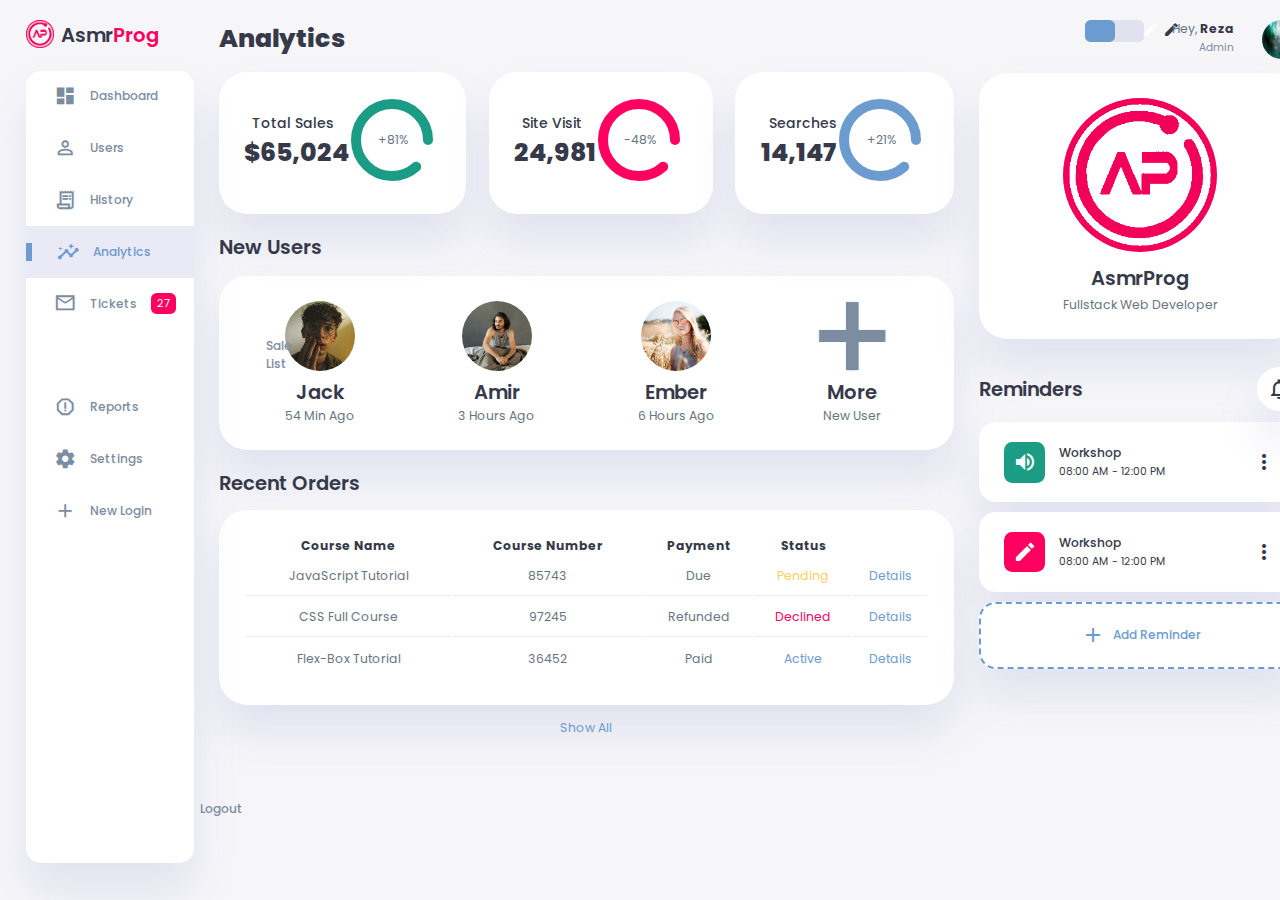
<file: Admin Dashboard #01/index.html>
<!DOCTYPE html>
<html lang="en">

<head>
    <meta charset="UTF-8">
    <meta name="viewport" content="width=device-width, initial-scale=1.0">
    <link href="https://fonts.googleapis.com/icon?family=Material+Icons+Sharp" rel="stylesheet">
    <link rel="stylesheet" href="style.css">
    <title>Responsive Dashboard Design #1 | AsmrProg</title>
</head>

<body>

    <div class="container">
        <!-- Sidebar Section -->
        <aside>
            <div class="toggle">
                <div class="logo">
                    <img src="images/logo.png">
                    <h2>Asmr<span class="danger">Prog</span></h2>
                </div>
                <div class="close" id="close-btn">
                    <span class="material-icons-sharp">
                        close
                    </span>
                </div>
            </div>

            <div class="sidebar">
                <a href="#">
                    <span class="material-icons-sharp">
                        dashboard
                    </span>
                    <h3>Dashboard</h3>
                </a>
                <a href="#">
                    <span class="material-icons-sharp">
                        person_outline
                    </span>
                    <h3>Users</h3>
                </a>
                <a href="#">
                    <span class="material-icons-sharp">
                        receipt_long
                    </span>
                    <h3>History</h3>
                </a>
                <a href="#" class="active">
                    <span class="material-icons-sharp">
                        insights
                    </span>
                    <h3>Analytics</h3>
                </a>
                <a href="#">
                    <span class="material-icons-sharp">
                        mail_outline
                    </span>
                    <h3>Tickets</h3>
                    <span class="message-count">27</span>
                </a>
                <a href="#">
                    <span class="material-icons-sharp">
                        inventory
                    </span>
                    <h3>Sale List</h3>
                </a>
                <a href="#">
                    <span class="material-icons-sharp">
                        report_gmailerrorred
                    </span>
                    <h3>Reports</h3>
                </a>
                <a href="#">
                    <span class="material-icons-sharp">
                        settings
                    </span>
                    <h3>Settings</h3>
                </a>
                <a href="#">
                    <span class="material-icons-sharp">
                        add
                    </span>
                    <h3>New Login</h3>
                </a>
                <a href="#">
                    <span class="material-icons-sharp">
                        logout
                    </span>
                    <h3>Logout</h3>
                </a>
            </div>
        </aside>
        <!-- End of Sidebar Section -->

        <!-- Main Content -->
        <main>
            <h1>Analytics</h1>
            <!-- Analyses -->
            <div class="analyse">
                <div class="sales">
                    <div class="status">
                        <div class="info">
                            <h3>Total Sales</h3>
                            <h1>$65,024</h1>
                        </div>
                        <div class="progresss">
                            <svg>
                                <circle cx="38" cy="38" r="36"></circle>
                            </svg>
                            <div class="percentage">
                                <p>+81%</p>
                            </div>
                        </div>
                    </div>
                </div>
                <div class="visits">
                    <div class="status">
                        <div class="info">
                            <h3>Site Visit</h3>
                            <h1>24,981</h1>
                        </div>
                        <div class="progresss">
                            <svg>
                                <circle cx="38" cy="38" r="36"></circle>
                            </svg>
                            <div class="percentage">
                                <p>-48%</p>
                            </div>
                        </div>
                    </div>
                </div>
                <div class="searches">
                    <div class="status">
                        <div class="info">
                            <h3>Searches</h3>
                            <h1>14,147</h1>
                        </div>
                        <div class="progresss">
                            <svg>
                                <circle cx="38" cy="38" r="36"></circle>
                            </svg>
                            <div class="percentage">
                                <p>+21%</p>
                            </div>
                        </div>
                    </div>
                </div>
            </div>
            <!-- End of Analyses -->

            <!-- New Users Section -->
            <div class="new-users">
                <h2>New Users</h2>
                <div class="user-list">
                    <div class="user">
                        <img src="images/profile-2.jpg">
                        <h2>Jack</h2>
                        <p>54 Min Ago</p>
                    </div>
                    <div class="user">
                        <img src="images/profile-3.jpg">
                        <h2>Amir</h2>
                        <p>3 Hours Ago</p>
                    </div>
                    <div class="user">
                        <img src="images/profile-4.jpg">
                        <h2>Ember</h2>
                        <p>6 Hours Ago</p>
                    </div>
                    <div class="user">
                        <img src="images/plus.png">
                        <h2>More</h2>
                        <p>New User</p>
                    </div>
                </div>
            </div>
            <!-- End of New Users Section -->

            <!-- Recent Orders Table -->
            <div class="recent-orders">
                <h2>Recent Orders</h2>
                <table>
                    <thead>
                        <tr>
                            <th>Course Name</th>
                            <th>Course Number</th>
                            <th>Payment</th>
                            <th>Status</th>
                            <th></th>
                        </tr>
                    </thead>
                    <tbody></tbody>
                </table>
                <a href="#">Show All</a>
            </div>
            <!-- End of Recent Orders -->

        </main>
        <!-- End of Main Content -->

        <!-- Right Section -->
        <div class="right-section">
            <div class="nav">
                <button id="menu-btn">
                    <span class="material-icons-sharp">
                        menu
                    </span>
                </button>
                <div class="dark-mode">
                    <span class="material-icons-sharp active">
                        light_mode
                    </span>
                    <span class="material-icons-sharp">
                        dark_mode
                    </span>
                </div>

                <div class="profile">
                    <div class="info">
                        <p>Hey, <b>Reza</b></p>
                        <small class="text-muted">Admin</small>
                    </div>
                    <div class="profile-photo">
                        <img src="images/profile-1.jpg">
                    </div>
                </div>

            </div>
            <!-- End of Nav -->

            <div class="user-profile">
                <div class="logo">
                    <img src="images/logo.png">
                    <h2>AsmrProg</h2>
                    <p>Fullstack Web Developer</p>
                </div>
            </div>

            <div class="reminders">
                <div class="header">
                    <h2>Reminders</h2>
                    <span class="material-icons-sharp">
                        notifications_none
                    </span>
                </div>

                <div class="notification">
                    <div class="icon">
                        <span class="material-icons-sharp">
                            volume_up
                        </span>
                    </div>
                    <div class="content">
                        <div class="info">
                            <h3>Workshop</h3>
                            <small class="text_muted">
                                08:00 AM - 12:00 PM
                            </small>
                        </div>
                        <span class="material-icons-sharp">
                            more_vert
                        </span>
                    </div>
                </div>

                <div class="notification deactive">
                    <div class="icon">
                        <span class="material-icons-sharp">
                            edit
                        </span>
                    </div>
                    <div class="content">
                        <div class="info">
                            <h3>Workshop</h3>
                            <small class="text_muted">
                                08:00 AM - 12:00 PM
                            </small>
                        </div>
                        <span class="material-icons-sharp">
                            more_vert
                        </span>
                    </div>
                </div>

                <div class="notification add-reminder">
                    <div>
                        <span class="material-icons-sharp">
                            add
                        </span>
                        <h3>Add Reminder</h3>
                    </div>
                </div>

            </div>

        </div>


    </div>

    <script src="orders.js"></script>
    <script src="index.js"></script>
</body>

</html>
</file>
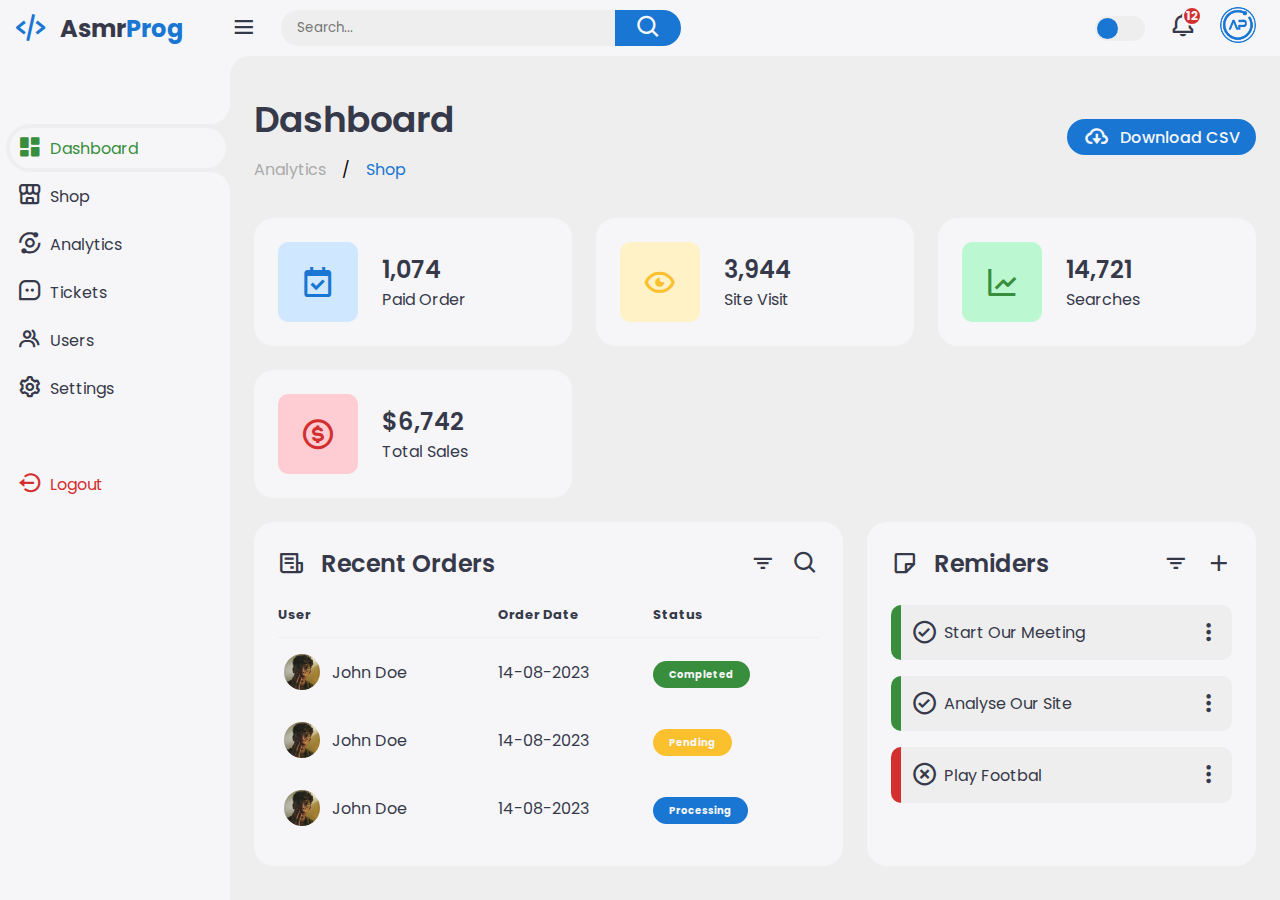
<file: Admin Dashboard #02/index.html>
<!DOCTYPE html>
<html lang="en">

<head>
    <meta charset="UTF-8">
    <meta name="viewport" content="width=device-width, initial-scale=1.0">
    <link href='https://unpkg.com/boxicons@2.1.4/css/boxicons.min.css' rel='stylesheet'>
    <link rel="stylesheet" href="style.css">
    <title>Responsive Dashboard Design #2 | AsmrProg</title>
</head>

<body>

    <!-- Sidebar -->
    <div class="sidebar">
        <a href="#" class="logo">
            <i class='bx bx-code-alt'></i>
            <div class="logo-name"><span>Asmr</span>Prog</div>
        </a>
        <ul class="side-menu">
            <li class="active"><a href="#"><i class='bx bxs-dashboard'></i>Dashboard</a></li>
            <li><a href="#"><i class='bx bx-store-alt'></i>Shop</a></li>
            <li ><a href="#"><i class='bx bx-analyse'></i>Analytics</a></li>
            <li><a href="#"><i class='bx bx-message-square-dots'></i>Tickets</a></li>
            <li><a href="#"><i class='bx bx-group'></i>Users</a></li>
            <li><a href="#"><i class='bx bx-cog'></i>Settings</a></li>
        </ul>
        <ul class="side-menu">
            <li>
                <a href="#" class="logout">
                    <i class='bx bx-log-out-circle'></i>
                    Logout
                </a>
            </li>
        </ul>
    </div>
    <!-- End of Sidebar -->

    <!-- Main Content -->
    <div class="content">
        <!-- Navbar -->
        <nav>
            <i class='bx bx-menu'></i>
            <form action="#">
                <div class="form-input">
                    <input type="search" placeholder="Search...">
                    <button class="search-btn" type="submit"><i class='bx bx-search'></i></button>
                </div>
            </form>
            <input type="checkbox" id="theme-toggle" hidden>
            <label for="theme-toggle" class="theme-toggle"></label>
            <a href="#" class="notif">
                <i class='bx bx-bell'></i>
                <span class="count">12</span>
            </a>
            <a href="#" class="profile">
                <img src="images/logo.png">
            </a>
        </nav>

        <!-- End of Navbar -->

        <main>
            <div class="header">
                <div class="left">
                    <h1>Dashboard</h1>
                    <ul class="breadcrumb">
                        <li><a href="#">
                                Analytics
                            </a></li>
                        /
                        <li><a href="#" class="active">Shop</a></li>
                    </ul>
                </div>
                <a href="#" class="report">
                    <i class='bx bx-cloud-download'></i>
                    <span>Download CSV</span>
                </a>
            </div>

            <!-- Insights -->
            <ul class="insights">
                <li>
                    <i class='bx bx-calendar-check'></i>
                    <span class="info">
                        <h3>
                            1,074
                        </h3>
                        <p>Paid Order</p>
                    </span>
                </li>
                <li><i class='bx bx-show-alt'></i>
                    <span class="info">
                        <h3>
                            3,944
                        </h3>
                        <p>Site Visit</p>
                    </span>
                </li>
                <li><i class='bx bx-line-chart'></i>
                    <span class="info">
                        <h3>
                            14,721
                        </h3>
                        <p>Searches</p>
                    </span>
                </li>
                <li><i class='bx bx-dollar-circle'></i>
                    <span class="info">
                        <h3>
                            $6,742
                        </h3>
                        <p>Total Sales</p>
                    </span>
                </li>
            </ul>
            <!-- End of Insights -->

            <div class="bottom-data">
                <div class="orders">
                    <div class="header">
                        <i class='bx bx-receipt'></i>
                        <h3>Recent Orders</h3>
                        <i class='bx bx-filter'></i>
                        <i class='bx bx-search'></i>
                    </div>
                    <table>
                        <thead>
                            <tr>
                                <th>User</th>
                                <th>Order Date</th>
                                <th>Status</th>
                            </tr>
                        </thead>
                        <tbody>
                            <tr>
                                <td>
                                    <img src="images/profile-1.jpg">
                                    <p>John Doe</p>
                                </td>
                                <td>14-08-2023</td>
                                <td><span class="status completed">Completed</span></td>
                            </tr>
                            <tr>
                                <td>
                                    <img src="images/profile-1.jpg">
                                    <p>John Doe</p>
                                </td>
                                <td>14-08-2023</td>
                                <td><span class="status pending">Pending</span></td>
                            </tr>
                            <tr>
                                <td>
                                    <img src="images/profile-1.jpg">
                                    <p>John Doe</p>
                                </td>
                                <td>14-08-2023</td>
                                <td><span class="status process">Processing</span></td>
                            </tr>
                        </tbody>
                    </table>
                </div>

                <!-- Reminders -->
                <div class="reminders">
                    <div class="header">
                        <i class='bx bx-note'></i>
                        <h3>Remiders</h3>
                        <i class='bx bx-filter'></i>
                        <i class='bx bx-plus'></i>
                    </div>
                    <ul class="task-list">
                        <li class="completed">
                            <div class="task-title">
                                <i class='bx bx-check-circle'></i>
                                <p>Start Our Meeting</p>
                            </div>
                            <i class='bx bx-dots-vertical-rounded'></i>
                        </li>
                        <li class="completed">
                            <div class="task-title">
                                <i class='bx bx-check-circle'></i>
                                <p>Analyse Our Site</p>
                            </div>
                            <i class='bx bx-dots-vertical-rounded'></i>
                        </li>
                        <li class="not-completed">
                            <div class="task-title">
                                <i class='bx bx-x-circle'></i>
                                <p>Play Footbal</p>
                            </div>
                            <i class='bx bx-dots-vertical-rounded'></i>
                        </li>
                    </ul>
                </div>

                <!-- End of Reminders-->

            </div>

        </main>

    </div>

    <script src="index.js"></script>
</body>

</html>
</file>
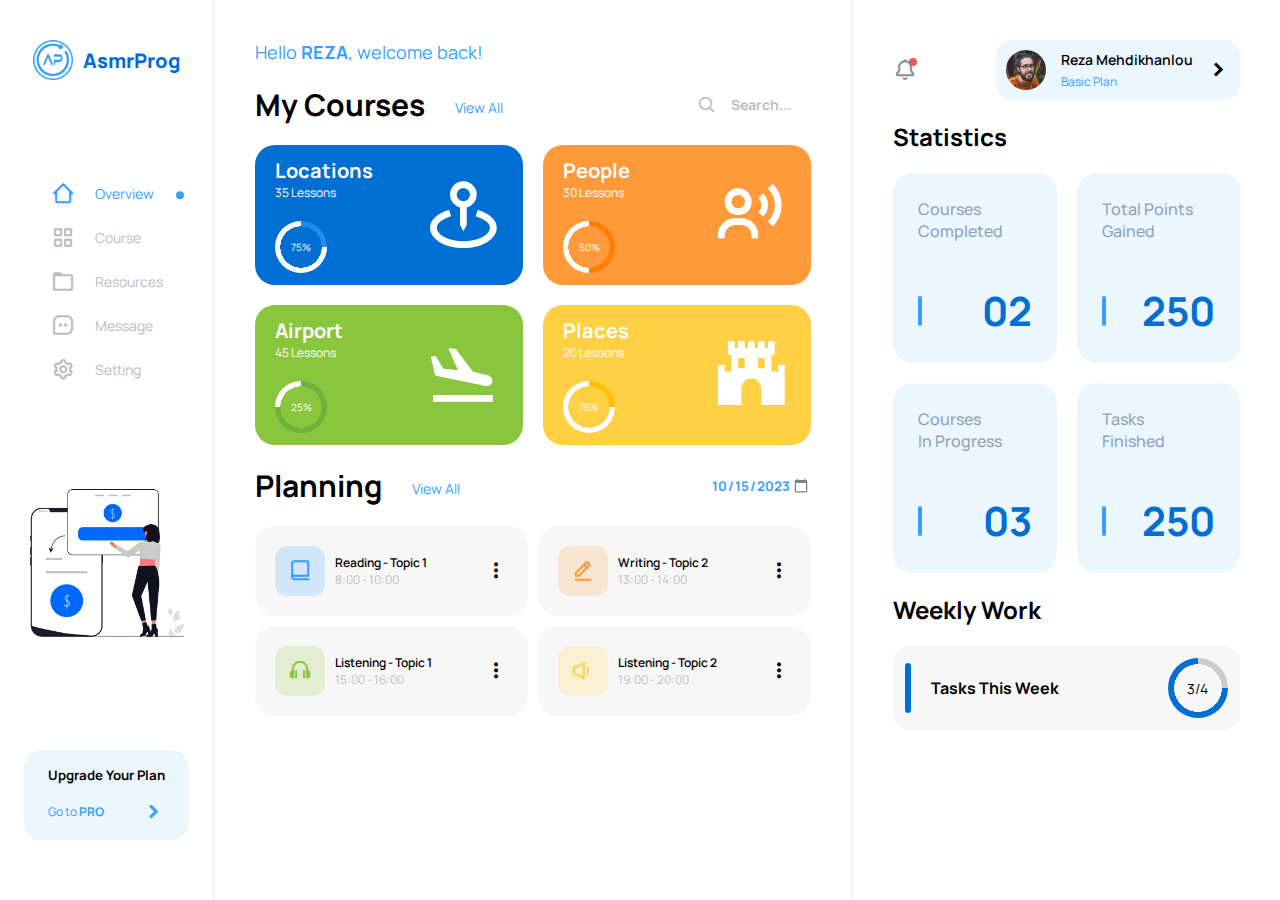
<file: Dashboard Design #01/index.html>
<!DOCTYPE html>
<html lang="en">

<head>
    <meta charset="UTF-8">
    <meta name="viewport" content="width=device-width, initial-scale=1.0">
    <link href='https://unpkg.com/boxicons@2.1.4/css/boxicons.min.css' rel='stylesheet'>
    <link rel="stylesheet" href="style.css">
    <title>Responsive Dashboard Design #01 | AsmrProg</title>
</head>

<body>

    <div class="container">

        <aside class="left-section">
            <div class="logo">
                <button class="menu-btn" id="menu-close">
                    <i class='bx bx-log-out-circle'></i>
                </button>
                <img src="assets/logo.png">
                <a href="#">AsmrProg</a>
            </div>

            <div class="sidebar">
                <div class="item" id="active">
                    <i class='bx bx-home-alt-2'></i>
                    <a href="#">Overview</a>
                </div>
                <div class="item">
                    <i class='bx bx-grid-alt'></i>
                    <a href="#">Course</a>
                </div>
                <div class="item">
                    <i class='bx bx-folder'></i>
                    <a href="#">Resources</a>
                </div>
                <div class="item">
                    <i class='bx bx-message-square-dots'></i>
                    <a href="#">Message</a>
                </div>
                <div class="item">
                    <i class='bx bx-cog'></i>
                    <a href="#">Setting</a>
                </div>
            </div>

            <div class="pic">
                <img src="assets/pro.png">
            </div>

            <div class="upgrade">
                <h5>Upgrade Your Plan</h5>
                <div class="link">
                    <a href="#">Go to <b>PRO</b></a>
                    <i class='bx bxs-chevron-right'></i>
                </div>
            </div>

        </aside>

        <main>
            <header>
                <button class="menu-btn" id="menu-open">
                    <i class='bx bx-menu'></i>
                </button>
                <h5>Hello <b>REZA</b>, welcome back!</h5>
            </header>

            <div class="separator">
                <div class="info">
                    <h3>My Courses</h3>
                    <a href="#">View All</a>
                </div>
                <div class="search">
                    <i class='bx bx-search'></i>
                    <input type="text" placeholder="Search...">
                </div>
            </div>

            <div class="analytics">
                <div class="item">
                    <div class="progress">
                        <div class="info">
                            <h5>Locations</h5>
                            <p>35 Lessons</p>
                        </div>
                        <div class="progress-bar" role="progressbar" aria-valuenow="75" aria-valuemin="0"
                            aria-valuemax="100"></div>
                    </div>
                    <i class='bx bx-map-pin'></i>
                </div>
                <div class="item">
                    <div class="progress">
                        <div class="info">
                            <h5>People</h5>
                            <p>30 Lessons</p>
                        </div>
                        <div class="progress-bar" role="progressbar" aria-valuenow="75" aria-valuemin="0"
                            aria-valuemax="100"></div>
                    </div>
                    <i class='bx bx-user-voice'></i>
                </div>
                <div class="item">
                    <div class="progress">
                        <div class="info">
                            <h5>Airport</h5>
                            <p>45 Lessons</p>
                        </div>
                        <div class="progress-bar" role="progressbar" aria-valuenow="75" aria-valuemin="0"
                            aria-valuemax="100"></div>
                    </div>
                    <i class='bx bxs-plane-land'></i>
                </div>
                <div class="item">
                    <div class="progress">
                        <div class="info">
                            <h5>Places</h5>
                            <p>20 Lessons</p>
                        </div>
                        <div class="progress-bar" role="progressbar" aria-valuenow="75" aria-valuemin="0"
                            aria-valuemax="100"></div>
                    </div>
                    <i class='bx bxs-castle'></i>
                </div>
            </div>

            <div class="separator">
                <div class="info">
                    <h3>Planning</h3>
                    <a href="#">View All</a>
                </div>
                <input type="date" value="2023-10-15">
            </div>

            <div class="planning">
                <div class="item">
                    <div class="left">
                        <div class="icon">
                            <i class='bx bx-book-alt'></i>
                        </div>
                        <div class="details">
                            <h5>Reading - Topic 1</h5>
                            <p>8:00 - 10:00</p>
                        </div>
                    </div>
                    <i class='bx bx-dots-vertical-rounded'></i>
                </div>
                <div class="item">
                    <div class="left">
                        <div class="icon">
                            <i class='bx bx-edit-alt'></i>
                        </div>
                        <div class="details">
                            <h5>Writing - Topic 2</h5>
                            <p>13:00 - 14:00</p>
                        </div>
                    </div>
                    <i class='bx bx-dots-vertical-rounded'></i>
                </div>
                <div class="item">
                    <div class="left">
                        <div class="icon">
                            <i class='bx bx-headphone'></i>
                        </div>
                        <div class="details">
                            <h5>Listening - Topic 1</h5>
                            <p>15:00 - 16:00</p>
                        </div>
                    </div>
                    <i class='bx bx-dots-vertical-rounded'></i>
                </div>
                <div class="item">
                    <div class="left">
                        <div class="icon">
                            <i class='bx bx-volume-low'></i>
                        </div>
                        <div class="details">
                            <h5>Listening - Topic 2</h5>
                            <p>19:00 - 20:00</p>
                        </div>
                    </div>
                    <i class='bx bx-dots-vertical-rounded'></i>
                </div>
            </div>
        </main>

        <aside class="right-section">
            <div class="top">
                <i class='bx bx-bell'></i>
                <div class="profile">
                    <div class="left">
                        <img src="assets/profile.jpg">
                        <div class="user">
                            <h5>Reza Mehdikhanlou</h5>
                            <a href="#">Basic Plan</a>
                        </div>
                    </div>
                    <i class='bx bxs-chevron-right'></i>
                </div>
            </div>

            <div class="separator" id="first">
                <h4>Statistics</h4>
            </div>

            <div class="stats">
                <div class="item">
                    <div class="top">
                        <p>Courses</p>
                        <p>Completed</p>
                    </div>
                    <div class="bottom">
                        <div class="line"></div>
                        <h3>02</h3>
                    </div>
                </div>
                <div class="item">
                    <div class="top">
                        <p>Total Points</p>
                        <p>Gained</p>
                    </div>
                    <div class="bottom">
                        <div class="line"></div>
                        <h3>250</h3>
                    </div>
                </div>
                <div class="item">
                    <div class="top">
                        <p>Courses</p>
                        <p>In Progress</p>
                    </div>
                    <div class="bottom">
                        <div class="line"></div>
                        <h3>03</h3>
                    </div>
                </div>
                <div class="item">
                    <div class="top">
                        <p>Tasks</p>
                        <p>Finished</p>
                    </div>
                    <div class="bottom">
                        <div class="line"></div>
                        <h3>250</h3>
                    </div>
                </div>
            </div>

            <div class="separator">
                <h4>Weekly Work</h4>
            </div>

            <div class="weekly">
                <div class="title">
                    <div class="line"></div>
                    <h5>Tasks This Week</h5>
                </div>
                <div class="progress-bar" role="progressbar" aria-valuenow="75" aria-valuemin="0" aria-valuemax="100">
                </div>
            </div>

        </aside>

    </div>

    <script src="script.js"></script>
</body>

</html>
</file>
<file: Admin Dashboard #01/style.css>
@import url('https://fonts.googleapis.com/css2?family=Poppins:wght@300;400;500;600;700;800&display=swap');

:root{
    --color-primary: #6C9BCF;
    --color-danger: #FF0060;
    --color-success: #1B9C85;
    --color-warning: #F7D060;
    --color-white: #fff;
    --color-info-dark: #7d8da1;
    --color-dark: #363949;
    --color-light: rgba(132, 139, 200, 0.18);
    --color-dark-variant: #677483;
    --color-background: #f6f6f9;

    --card-border-radius: 2rem;
    --border-radius-1: 0.4rem;
    --border-radius-2: 1.2rem;

    --card-padding: 1.8rem;
    --padding-1: 1.2rem;

    --box-shadow: 0 2rem 3rem var(--color-light);
}

.dark-mode-variables{
    --color-background: #181a1e;
    --color-white: #202528;
    --color-dark: #edeffd;
    --color-dark-variant: #a3bdcc;
    --color-light: rgba(0, 0, 0, 0.4);
    --box-shadow: 0 2rem 3rem var(--color-light);
}

*{
    margin: 0;
    padding: 0;
    outline: 0;
    appearance: 0;
    border: 0;
    text-decoration: none;
    box-sizing: border-box;
}

html{
    font-size: 14px;
}

body{
    width: 100vw;
    height: 100vh;
    font-family: 'Poppins', sans-serif;
    font-size: 0.88rem;
    user-select: none;
    overflow-x: hidden;
    color: var(--color-dark);
    background-color: var(--color-background);
}

a{
    color: var(--color-dark);
}

img{
    display: block;
    width: 100%;
    object-fit: cover;
}

h1{
    font-weight: 800;
    font-size: 1.8rem;
}

h2{
    font-weight: 600;
    font-size: 1.4rem;
}

h3{
    font-weight: 500;
    font-size: 0.87rem;
}

small{
    font-size: 0.76rem;
}

p{
    color: var(--color-dark-variant);
}

b{
    color: var(--color-dark);
}

.text-muted{
    color: var(--color-info-dark);
}

.primary{
    color: var(--color-primary);
}

.danger{
    color: var(--color-danger);
}

.success{
    color: var(--color-success);
}

.warning{
    color: var(--color-warning);
}

.container{
    display: grid;
    width: 96%;
    margin: 0 auto;
    gap: 1.8rem;
    grid-template-columns: 12rem auto 23rem;
}

aside{
    height: 100vh;
}

aside .toggle{
    display: flex;
    align-items: center;
    justify-content: space-between;
    margin-top: 1.4rem;
}

aside .toggle .logo{
    display: flex;
    gap: 0.5rem;
}

aside .toggle .logo img{
    width: 2rem;
    height: 2rem;
}

aside .toggle .close{
    padding-right: 1rem;
    display: none;
}

aside .sidebar{
    display: flex;
    flex-direction: column;
    background-color: var(--color-white);
    box-shadow: var(--box-shadow);
    border-radius: 15px;
    height: 88vh;
    position: relative;
    top: 1.5rem;
    transition: all 0.3s ease;
}

aside .sidebar:hover{
    box-shadow: none;
}

aside .sidebar a{
    display: flex;
    align-items: center;
    color: var(--color-info-dark);
    height: 3.7rem;
    gap: 1rem;
    position: relative;
    margin-left: 2rem;
    transition: all 0.3s ease;
}

aside .sidebar a span{
    font-size: 1.6rem;
    transition: all 0.3s ease;
}

aside .sidebar a:last-child{
    position: absolute;
    bottom: 2rem;
    width: 100%;
}

aside .sidebar a.active{
    width: 100%;
    color: var(--color-primary);
    background-color: var(--color-light);
    margin-left: 0;
}

aside .sidebar a.active::before{
    content: '';
    width: 6px;
    height: 18px;
    background-color: var(--color-primary);
}

aside .sidebar a.active span{
    color: var(--color-primary);
    margin-left: calc(1rem - 3px);
}

aside .sidebar a:hover{
    color: var(--color-primary);
}

aside .sidebar a:hover span{
    margin-left: 0.6rem;
}

aside .sidebar .message-count{
    background-color: var(--color-danger);
    padding: 2px 6px;
    color: var(--color-white);
    font-size: 11px;
    border-radius: var(--border-radius-1);
}

main{
    margin-top: 1.4rem;
}

main .analyse{
    display: grid;
    grid-template-columns: repeat(3, 1fr);
    gap: 1.6rem;
}

main .analyse > div{
    background-color: var(--color-white);
    padding: var(--card-padding);
    border-radius: var(--card-border-radius);
    margin-top: 1rem;
    box-shadow: var(--box-shadow);
    cursor: pointer;
    transition: all 0.3s ease;
}

main .analyse > div:hover{
    box-shadow: none;
}

main .analyse > div .status{
    display: flex;
    align-items: center;
    justify-content: space-between;
}

main .analyse h3{
    margin-left: 0.6rem;
    font-size: 1rem;
}

main .analyse .progresss{
    position: relative;
    width: 92px;
    height: 92px;
    border-radius: 50%;
}

main .analyse svg{
    width: 7rem;
    height: 7rem;
}

main .analyse svg circle{
    fill: none;
    stroke-width: 10;
    stroke-linecap: round;
    transform: translate(5px, 5px);
}

main .analyse .sales svg circle{
    stroke: var(--color-success);
    stroke-dashoffset: -30;
    stroke-dasharray: 200;
}

main .analyse .visits svg circle{
    stroke: var(--color-danger);
    stroke-dashoffset: -30;
    stroke-dasharray: 200;
}

main .analyse .searches svg circle{
    stroke: var(--color-primary);
    stroke-dashoffset: -30;
    stroke-dasharray: 200;
}

main .analyse .progresss .percentage{
    position: absolute;
    top: -3px;
    left: -1px;
    display: flex;
    align-items: center;
    justify-content: center;
    height: 100%;
    width: 100%;
}

main .new-users{
    margin-top: 1.3rem;
}

main .new-users .user-list{
    background-color: var(--color-white);
    padding: var(--card-padding);
    border-radius: var(--card-border-radius);
    margin-top: 1rem;
    box-shadow: var(--box-shadow);
    display: flex;
    justify-content: space-around;
    flex-wrap: wrap;
    gap: 1.4rem;
    cursor: pointer;
    transition: all 0.3s ease;
}

main .new-users .user-list:hover{
    box-shadow: none;
}

main .new-users .user-list .user{
    display: flex;
    flex-direction: column;
    align-items: center;
    justify-content: center;
}

main .new-users .user-list .user img{
    width: 5rem;
    height: 5rem;
    margin-bottom: 0.4rem;
    border-radius: 50%;
}

main .recent-orders{
    margin-top: 1.3rem;
}

main .recent-orders h2{
    margin-bottom: 0.8rem;
}

main .recent-orders table{
    background-color: var(--color-white);
    width: 100%;
    padding: var(--card-padding);
    text-align: center;
    box-shadow: var(--box-shadow);
    border-radius: var(--card-border-radius);
    transition: all 0.3s ease;
}

main .recent-orders table:hover{
    box-shadow: none;
}

main table tbody td{
    height: 2.8rem;
    border-bottom: 1px solid var(--color-light);
    color: var(--color-dark-variant);
}

main table tbody tr:last-child td{
    border: none;
}

main .recent-orders a{
    text-align: center;
    display: block;
    margin: 1rem auto;
    color: var(--color-primary);
}

.right-section{
    margin-top: 1.4rem;
}

.right-section .nav{
    display: flex;
    justify-content: end;
    gap: 2rem;
}

.right-section .nav button{
    display: none;
}

.right-section .dark-mode{
    background-color: var(--color-light);
    display: flex;
    justify-content: space-between;
    align-items: center;
    height: 1.6rem;
    width: 4.2rem;
    cursor: pointer;
    border-radius: var(--border-radius-1);
}

.right-section .dark-mode span{
    font-size: 1.2rem;
    width: 50%;
    height: 100%;
    display: flex;
    align-items: center;
    justify-content: center;
}

.right-section .dark-mode span.active{
    background-color: var(--color-primary);
    color: white;
    border-radius: var(--border-radius-1);
}

.right-section .nav .profile{
    display: flex;
    gap: 2rem;
    text-align: right;
}

.right-section .nav .profile .profile-photo{
    width: 2.8rem;
    height: 2.8rem;
    border-radius: 50%;
    overflow: hidden;
}

.right-section .user-profile{
    display: flex;
    justify-content: center;
    text-align: center;
    margin-top: 1rem;
    background-color: var(--color-white);
    padding: var(--card-padding);
    border-radius: var(--card-border-radius);
    box-shadow: var(--box-shadow);
    cursor: pointer;
    transition: all 0.3s ease;
}

.right-section .user-profile:hover{
    box-shadow: none;
}

.right-section .user-profile img{
    width: 11rem;
    height: auto;
    margin-bottom: 0.8rem;
    border-radius: 50%;
}

.right-section .user-profile h2{
    margin-bottom: 0.2rem;
}

.right-section .reminders{
    margin-top: 2rem;
}

.right-section .reminders .header{
    display: flex;
    align-items: center;
    justify-content: space-between;
    margin-bottom: 0.8rem;
}

.right-section .reminders .header span{
    padding: 10px;
    box-shadow: var(--box-shadow);
    background-color: var(--color-white);
    border-radius: 50%;
}

.right-section .reminders .notification{
    background-color: var(--color-white);
    display: flex;
    align-items: center;
    gap: 1rem;
    margin-bottom: 0.7rem;
    padding: 1.4rem var(--card-padding);
    border-radius: var(--border-radius-2);
    box-shadow: var(--box-shadow);
    cursor: pointer;
    transition: all 0.3s ease;
}

.right-section .reminders .notification:hover{
    box-shadow: none;
}

.right-section .reminders .notification .content{
    display: flex;
    justify-content: space-between;
    align-items: center;
    margin: 0;
    width: 100%;
}

.right-section .reminders .notification .icon{
    padding: 0.6rem;
    color: var(--color-white);
    background-color: var(--color-success);
    border-radius: 20%;
    display: flex;
}

.right-section .reminders .notification.deactive .icon{
    background-color: var(--color-danger);
}

.right-section .reminders .add-reminder{
    background-color: var(--color-white);
    border: 2px dashed var(--color-primary);
    color: var(--color-primary);
    display: flex;
    align-items: center;
    justify-content: center;
    cursor: pointer;
}

.right-section .reminders .add-reminder:hover{
    background-color: var(--color-primary);
    color: white;
}

.right-section .reminders .add-reminder div{
    display: flex;
    align-items: center;
    gap: 0.6rem;
}

@media screen and (max-width: 1200px) {
    .container{
        width: 95%;
        grid-template-columns: 7rem auto 23rem;
    }

    aside .logo h2{
        display: none;
    }

    aside .sidebar h3{
        display: none;
    }

    aside .sidebar a{
        width: 5.6rem;
    }

    aside .sidebar a:last-child{
        position: relative;
        margin-top: 1.8rem;
    }

    main .analyse{
        grid-template-columns: 1fr;
        gap: 0;
    }

    main .new-users .user-list .user{
        flex-basis: 40%;
    }

    main .recent-orders {
        width: 94%;
        position: absolute;
        left: 50%;
        transform: translateX(-50%);
        margin: 2rem 0 0 0.8rem;
    }

    main .recent-orders table{
        width: 83vw;
    }

    main table thead tr th:last-child,
    main table thead tr th:first-child{
        display: none;
    }

    main table tbody tr td:last-child,
    main table tbody tr td:first-child{
        display: none;
    }

}

@media screen and (max-width: 768px) {
    .container{
        width: 100%;
        grid-template-columns: 1fr;
        padding: 0 var(--padding-1);
    }

    aside{
        position: fixed;
        background-color: var(--color-white);
        width: 15rem;
        z-index: 3;
        box-shadow: 1rem 3rem 4rem var(--color-light);
        height: 100vh;
        left: -100%;
        display: none;
        animation: showMenu 0.4s ease forwards;
    }

    @keyframes showMenu {
       to{
        left: 0;
       } 
    }

    aside .logo{
        margin-left: 1rem;
    }

    aside .logo h2{
        display: inline;
    }

    aside .sidebar h3{
        display: inline;
    }

    aside .sidebar a{
        width: 100%;
        height: 3.4rem;
    }

    aside .sidebar a:last-child{
        position: absolute;
        bottom: 5rem;
    }

    aside .toggle .close{
        display: inline-block;
        cursor: pointer;
    }

    main{
        margin-top: 8rem;
        padding: 0 1rem;
    }

    main .new-users .user-list .user{
        flex-basis: 35%;
    }

    main .recent-orders{
        position: relative;
        margin: 3rem 0 0 0;
        width: 100%;
    }

    main .recent-orders table{
        width: 100%;
        margin: 0;
    }

    .right-section{
        width: 94%;
        margin: 0 auto 4rem;
    }

    .right-section .nav{
        position: fixed;
        top: 0;
        left: 0;
        align-items: center;
        background-color: var(--color-white);
        padding: 0 var(--padding-1);
        height: 4.6rem;
        width: 100%;
        z-index: 2;
        box-shadow: 0 1rem 1rem var(--color-light);
        margin: 0;
    }

    .right-section .nav .dark-mode{
        width: 4.4rem;
        position: absolute;
        left: 66%;
    }

    .right-section .profile .info{
        display: none;
    }

    .right-section .nav button{
        display: inline-block;
        background-color: transparent;
        cursor: pointer;
        color: var(--color-dark);
        position: absolute;
        left: 1rem;
    }

    .right-section .nav button span{
        font-size: 2rem;
    }

}
</file>
<file: Admin Dashboard #02/style.css>
@import url('https://fonts.googleapis.com/css2?family=Poppins:wght@300;400;500;600;700;800&display=swap');

:root {
    --light: #f6f6f9;
    --primary: #1976D2;
    --light-primary: #CFE8FF;
    --grey: #eee;
    --dark-grey: #AAAAAA;
    --dark: #363949;
    --danger: #D32F2F;
	--light-danger: #FECDD3;
    --warning: #FBC02D;
    --light-warning: #FFF2C6;
    --success: #388E3C;
    --light-success: #BBF7D0;
}

*{
    margin: 0;
    padding: 0;
    box-sizing: border-box;
    font-family: 'Poppins', sans-serif;
}

.bx{
    font-size: 1.7rem;
}

a{
    text-decoration: none;
}

li{
    list-style: none;
}

html{
    overflow-x: hidden;
}

body.dark{
    --light: #181a1e;
    --grey: #25252c;
    --dark: #fbfbfb
}

body{
    background: var(--grey);
    overflow-x: hidden;
}

.sidebar{
    position: fixed;
    top: 0;
    left: 0;
    background: var(--light);
    width: 230px;
    height: 100%;
    z-index: 2000;
    overflow-x: hidden;
    scrollbar-width: none;
    transition: all 0.3s ease;
}

.sidebar::-webkit-scrollbar{
    display: none;
}

.sidebar.close{
    width: 60px;
}

.sidebar .logo{
    font-size: 24px;
    font-weight: 700;
    height: 56px;
    display: flex;
    align-items: center;
    color: var(--primary);
    z-index: 500;
    padding-bottom: 20px;
    box-sizing: content-box;
}

.sidebar .logo .logo-name span{
    color: var(--dark);
}

.sidebar .logo .bx{
    min-width: 60px;
    display: flex;
    justify-content: center;
    font-size: 2.2rem;
}

.sidebar .side-menu{
    width: 100%;
    margin-top: 48px;
}

.sidebar .side-menu li{
    height: 48px;
    background: transparent;
    margin-left: 6px;
    border-radius: 48px 0 0 48px;
    padding: 4px;
}

.sidebar .side-menu li.active{
    background: var(--grey);
    position: relative;
}

.sidebar .side-menu li.active::before{
    content: "";
    position: absolute;
    width: 40px;
    height: 40px;
    border-radius: 50%;
    top: -40px;
    right: 0;
    box-shadow: 20px 20px 0 var(--grey);
    z-index: -1;
}

.sidebar .side-menu li.active::after{
    content: "";
    position: absolute;
    width: 40px;
    height: 40px;
    border-radius: 50%;
    bottom: -40px;
    right: 0;
    box-shadow: 20px -20px 0 var(--grey);
    z-index: -1;
}

.sidebar .side-menu li a{
    width: 100%;
    height: 100%;
    background: var(--light);
    display: flex;
    align-items: center;
    border-radius: 48px;
    font-size: 16px;
    color: var(--dark);
    white-space: nowrap;
    overflow-x: hidden;
    transition: all 0.3s ease;
}

.sidebar .side-menu li.active a{
    color: var(--success);
}

.sidebar.close .side-menu li a{
    width: calc(48px - (4px * 2));
    transition: all 0.3s ease;
}

.sidebar .side-menu li a .bx{
    min-width: calc(60px - ((4px + 6px) * 2));
    display: flex;
    font-size: 1.6rem;
    justify-content: center;
}

.sidebar .side-menu li a.logout{
    color: var(--danger);
}

.content{
    position: relative;
    width: calc(100% - 230px);
    left: 230px;
    transition: all 0.3s ease;
}

.sidebar.close~.content{
    width: calc(100% - 60px);
    left: 60px;
}

.content nav{
    height: 56px;
    background: var(--light);
    padding: 0 24px 0 0;
    display: flex;
    align-items: center;
    grid-gap: 24px;
    position: sticky;
    top: 0;
    left: 0;
    z-index: 1000;
}

.content nav::before{
    content: "";
    position: absolute;
    width: 40px;
    height: 40px;
    bottom: -40px;
    left: 0;
    border-radius: 50%;
    box-shadow: -20px -20px 0 var(--light);
}

.content nav a{
    color: var(--dark);
}

.content nav .bx.bx-menu{
    cursor: pointer;
    color: var(--dark);
}

.content nav form{
    max-width: 400px;
    width: 100%;
    margin-right: auto;
}

.content nav form .form-input{
    display: flex;
    align-items: center;
    height: 36px;
}

.content nav form .form-input input{
    flex-grow: 1;
    padding: 0 16px;
    height: 100%;
    border: none;
    background: var(--grey);
    border-radius: 36px 0 0 36px;
    outline: none;
    width: 100%;
    color: var(--dark);
}

.content nav form .form-input button{
    width: 80px;
    height: 100%;
    display: flex;
    justify-content: center;
    align-items: center;
    background: var(--primary);
    color: var(--light);
    font-size: 18px;
    border: none;
    outline: none;
    border-radius: 0 36px 36px 0;
    cursor: pointer;
}

.content nav .notif{
    font-size: 20px;
    position: relative;
}

.content nav .notif .count{
    position: absolute;
    top: -6px;
    right: -6px;
    width: 20px;
    height: 20px;
    background: var(--danger);
    border-radius: 50%;
    color: var(--light);
    border: 2px solid var(--light);
    font-weight: 700;
    font-size: 12px;
    display: flex;
    align-items: center;
    justify-content: center;
}

.content nav .profile img{
    width: 36px;
    height: 36px;
    object-fit: cover;
    border-radius: 50%;
}

.content nav .theme-toggle{
    display: block;
    min-width: 50px;
    height: 25px;
    background: var(--grey);
    cursor: pointer;
    position: relative;
    border-radius: 25px;
}

.content nav .theme-toggle::before{
    content: "";
    position: absolute;
    top: 2px;
    left: 2px;
    bottom: 2px;
    width: calc(25px - 4px);
    background: var(--primary);
    border-radius: 50%;
    transition: all 0.3s ease;
}

.content nav #theme-toggle:checked+.theme-toggle::before{
    left: calc(100% - (25px - 4px) - 2px);
}

.content main{
    width: 100%;
    padding: 36px 24px;
    max-height: calc(100vh - 56px);
}

.content main .header{
    display: flex;
    align-items: center;
    justify-content: space-between;
    grid-gap: 16px;
    flex-wrap: wrap;
}

.content main .header .left h1{
    font-size: 36px;
    font-weight: 600;
    margin-bottom: 10px;
    color: var(--dark);
}

.content main .header .left .breadcrumb{
    display: flex;
    align-items: center;
    grid-gap: 16px;
}

.content main .header .left .breadcrumb li{
    color: var(--dark);
}

.content main .header .left .breadcrumb li a{
    color: var(--dark-grey);
    pointer-events: none;
}

.content main .header .left .breadcrumb li a.active{
    color: var(--primary);
    pointer-events: none;
}

.content main .header .report{
    height: 36px;
    padding: 0 16px;
    border-radius: 36px;
    background: var(--primary);
    color: var(--light);
    display: flex;
    align-items: center;
    justify-content: center;
    grid-gap: 10px;
    font-weight: 500;
}

.content main .insights{
    display: grid;
    grid-template-columns: repeat(auto-fit, minmax(240px, 1fr));
    grid-gap: 24px;
    margin-top: 36px;
}

.content main .insights li{
    padding: 24px;
    background: var(--light);
    border-radius: 20px;
    display: flex;
    align-items: center;
    grid-gap: 24px;
    cursor: pointer;
}

.content main .insights li .bx{
    width: 80px;
    height: 80px;
    border-radius: 10px;
    font-size: 36px;
    display: flex;
    align-items: center;
    justify-content: center;
}

.content main .insights li:nth-child(1) .bx{
    background: var(--light-primary);
    color: var(--primary);
}

.content main .insights li:nth-child(2) .bx{
    background: var(--light-warning);
    color: var(--warning);
}

.content main .insights li:nth-child(3) .bx{
    background: var(--light-success);
    color: var(--success);
}

.content main .insights li:nth-child(4) .bx{
    background: var(--light-danger);
    color: var(--danger);
}

.content main .insights li .info h3{
    font-size: 24px;
    font-weight: 600;
    color: var(--dark);
}

.content main .insights li .info p{
    color: var(--dark);
}

.content main .bottom-data{
    display: flex;
    flex-wrap: wrap;
    grid-gap: 24px;
    margin-top: 24px;
    width: 100%;
    color: var(--dark);
}

.content main .bottom-data>div{
    border-radius: 20px;
    background: var(--light);
    padding: 24px;
    overflow-x: auto;
}

.content main .bottom-data .header{
    display: flex;
    align-items: center;
    grid-gap: 16px;
    margin-bottom: 24px;
}

.content main .bottom-data .header h3{
    margin-right: auto;
    font-size: 24px;
    font-weight: 600;
}

.content main .bottom-data .header .bx{
    cursor: pointer;
}

.content main .bottom-data .orders{
    flex-grow: 1;
    flex-basis: 500px;
}

.content main .bottom-data .orders table{
    width: 100%;
    border-collapse: collapse;
}

.content main .bottom-data .orders table th{
    padding-bottom: 12px;
    font-size: 13px;
    text-align: left;
    border-bottom: 1px solid var(--grey);
}

.content main .bottom-data .orders table td{
    padding: 16px 0;
}

.content main .bottom-data .orders table tr td:first-child{
    display: flex;
    align-items: center;
    grid-gap: 12px;
    padding-left: 6px;
}

.content main .bottom-data .orders table td img{
    width: 36px;
    height: 36px;
    border-radius: 50%;
    object-fit: cover;
}

.content main .bottom-data .orders table tbody tr{
    cursor: pointer;
    transition: all 0.3s ease;
}

.content main .bottom-data .orders table tbody tr:hover{
    background: var(--grey);
}

.content main .bottom-data .orders table tr td .status{
    font-size: 10px;
    padding: 6px 16px;
    color: var(--light);
    border-radius: 20px;
    font-weight: 700;
}

.content main .bottom-data .orders table tr td .status.completed{
    background: var(--success);
}

.content main .bottom-data .orders table tr td .status.process{
    background: var(--primary);
}

.content main .bottom-data .orders table tr td .status.pending{
    background: var(--warning);
}

.content main .bottom-data .reminders{
    flex-grow: 1;
    flex-basis: 300px;
}

.content main .bottom-data .reminders .task-list{
    width: 100%;
}

.content main .bottom-data .reminders .task-list li{
    width: 100%;
    margin-bottom: 16px;
    background: var(--grey);
    padding: 14px 10px;
    border-radius: 10px;
    display: flex;
    align-items: center;
    justify-content: space-between;
}

.content main .bottom-data .reminders .task-list li .task-title{
    display: flex;
    align-items: center;
}

.content main .bottom-data .reminders .task-list li .task-title p{
    margin-left: 6px;
}

.content main .bottom-data .reminders .task-list li .bx{
  cursor: pointer;  
}

.content main .bottom-data .reminders .task-list li.completed{
    border-left: 10px solid var(--success);
}

.content main .bottom-data .reminders .task-list li.not-completed{
    border-left: 10px solid var(--danger);
}

.content main .bottom-data .reminders .task-list li:last-child{
   margin-bottom: 0;
}

@media screen and (max-width: 768px) {
    .sidebar{
        width: 200px;
    }

    .content{
        width: calc(100% - 60px);
        left: 200px;
    }

}

@media screen and (max-width: 576px) {
    
    .content nav form .form-input input{
        display: none;
    }

    .content nav form .form-input button{
        width: auto;
        height: auto;
        background: transparent;
        color: var(--dark);
        border-radius: none;
    }

    .content nav form.show .form-input input{
        display: block;
        width: 100%;
    }

    .content nav form.show .form-input button{
        width: 36px;
        height: 100%;
        color: var(--light);
        background: var(--danger);
        border-radius: 0 36px 36px 0;
    }

    .content nav form.show~.notif, .content nav form.show~.profile{
        display: none;
    }

    .content main .insights {
        grid-template-columns: 1fr;
    }

    .content main .bottom-data .header{
        min-width: 340px;
    }

    .content main .bottom-data .orders table{
        min-width: 340px;
    }

    .content main .bottom-data .reminders .task-list{
        min-width: 340px;
    }

}
</file>
<file: Dashboard Design #01/style.css>
@import url('https://fonts.googleapis.com/css2?family=Manrope:wght@300;400;500;600;700;800&display=swap');

*{
    margin: 0;
    padding: 0;
    box-sizing: border-box;
    font-family: 'Manrope', sans-serif;
}

a{
    text-decoration: none;
    color: #369FFF;
}

i{
    font-size: 24px;
}

.container{
    display: grid;
    grid-template-columns: 1fr 3fr 2fr;
    height: 100vh;
}

.container .left-section{
    display: flex;
    flex-direction: column;
    align-items: center;
    justify-content: space-between;
    padding: 40px 0;
}

.container .left-section .logo{
    display: flex;
    align-items: center;
    gap: 10px;
}

.container .left-section .logo img{
    width: 40px;
    height: 40px;
    object-fit: cover;
}

.container .left-section .logo a{
    font-weight: 800;
    font-size: 20px;
    color: #006ED3;
}

.menu-btn{
    width: 32px;
    height: 32px;
    align-items: center;
    justify-content: center;
    border: none;
    background-color: #D1E6F9;
    border-radius: 6px;
    cursor: pointer;
    display: none;
}

.menu-btn i{
    font-size: 18px;
    color: #208BEE;
}

.container .left-section .sidebar{
    display: flex;
    flex-direction: column;
    gap: 20px;
}

.container .left-section .sidebar .item{
    display: flex;
    gap: 20px;
    cursor: pointer;
}

.container .left-section .sidebar i{
    color: #BDBDBD;
    transition: all 0.3s ease;
}

.container .left-section .sidebar a{
    display: flex;
    align-items: center;
    gap: 30px;
    font-size: 14px;
    color: #BDBDBD;
    position: relative;
    transition: all 0.3s ease;
}

.container .left-section .sidebar .item#active a,
.container .left-section .sidebar .item#active i,
.container .left-section .upgrade .link i{
    color: #369FFF;
}

.container .left-section .sidebar .item a::after{
    position: absolute;
    content: "";
    width: 0px;
    height: 0px;
    background-color: #369FFF;
    right: -30px;
    border-radius: 50%;
    top: 0;
    transform: translateY(116%);
    transition: all 0.3s ease;
}

.container .left-section .sidebar .item#active a::after{
    width: 8px;
    height: 8px;
}

.container .left-section .pic  img{
    width: 160px;
}

.container .left-section .upgrade{
    background: #EBF6FF;
    height: 90px;
    display: flex;
    flex-direction: column;
    justify-content: space-between;
    padding: 16px 24px;
    margin-bottom: 20px;
    border-radius: 18px;
    cursor: pointer;
}

.container .left-section .upgrade .link{
    display: flex;
    align-items: center;
    justify-content: space-between;
}

.container .left-section .upgrade .link a{
    font-size: 12px;
}

main{
    border-right: 2px solid #F0F0F0;
    border-left: 2px solid #F0F0F0;
    padding: 40px 40px 0 40px;
}

main header{
    display: flex;
    align-items: center;
    gap: 15px;
}

main header h5{
    font-size: 18px;
    color: #369FFF;
    font-weight: 400;
}

main .separator{
    display: flex;
    align-items: center;
    justify-content: space-between;
    margin-top: 20px;
}

main .separator .info{
    display: flex;
    align-items: center;
    gap: 30px;
}

main .separator .info h3{
    font-size: 30px;
}

main .separator .info a{
    margin-top: 6px;
    font-size: 14px;
}

main .separator .search{
    display: flex;
    align-items: center;
    gap: 14px;
}

main .separator .search i{
    font-size: 20px;
    color: #BDBDBD;
}

main .separator .search input{
    border: none;
    font-size: 14px;
    width: 80px;
    outline: none;
}

main .separator .search input::placeholder{
    color: #BDBDBD;
}

main .analytics{
    display: grid;
    grid-template-columns: 1fr 1fr;
    gap: 20px;
    margin-top: 20px;
}

main .analytics .item{
    display: flex;
    align-items: center;
    justify-content: space-between;
    height: 140px;
    min-width: 214px;
    padding: 20px;
    border-radius: 20px;
}

main .analytics .item .progress{
    display: flex;
    flex-direction: column;
    justify-content: space-between;
}

main .analytics .item .progress .info h5{
    color: #fff;
    font-size: 20px;
    font-weight: bold;
}

main .analytics .item .progress .info p{
    color: #fff;
    font-size: 12px;
}

main .analytics .item .progress .progress-bar{
    display: flex;
    align-items: center;
    justify-content: center;
    margin-top: 20px;
    width: 52px;
    height: 52px;
    border-radius: 50%;
}

main .analytics .item:nth-child(1) .progress .progress-bar{
    background: radial-gradient(closest-side, #006ED3 79%, transparent 80% 100%),
    conic-gradient(#208BEE 25%, #fff 0%);
}

main .analytics .item:nth-child(2) .progress .progress-bar{
    background: radial-gradient(closest-side, #FF993A 79%, transparent 80% 100%),
    conic-gradient(#FF7E07 50%, #fff 0%);
}

main .analytics .item:nth-child(3) .progress .progress-bar{
    background: radial-gradient(closest-side, #8AC53E 79%, transparent 80% 100%),
    conic-gradient(#6EB33D 75%, #fff 0%);
}

main .analytics .item:nth-child(4) .progress .progress-bar{
    background: radial-gradient(closest-side, #FFD043 79%, transparent 80% 100%),
    conic-gradient(#FFC000 25%, #fff 0%);
}

main .analytics .item .progress .progress-bar::before{
    font-size: 10px;
    color: #fff;
}

main .analytics .item:nth-child(1) .progress .progress-bar::before,
main .analytics .item:nth-child(4) .progress .progress-bar::before{
    content: "75%";
}

main .analytics .item:nth-child(2) .progress .progress-bar::before{
    content: "50%";
}

main .analytics .item:nth-child(3) .progress .progress-bar::before{
    content: "25%";
}

main .analytics .item i{
    font-size: 80px;
    color: #fff;
}

main .analytics .item:nth-child(1){
    background: #006ED3;
}

main .analytics .item:nth-child(2){
    background: #FF993A;
}

main .analytics .item:nth-child(3){
    background: #8AC53E;
}

main .analytics .item:nth-child(4){
    background: #FFD043;
}

main .separator input{
    border: none;
    color: #369FFF;
    font-weight: bold;
    outline: none;
    width: 100px;
}

input[type="date"]::-webkit-calendar-picker-indicator{
    opacity: 0.5;
    font-size: 16px;
    cursor: pointer;
}

main .planning{
    display: grid;
    grid-template-columns: 1fr 1fr;
    gap: 10px;
    margin-top: 20px;
}

main .planning .item{
    display: flex;
    align-items: center;
    justify-content: space-between;
    padding: 20px;
    background-color: #F7F7F7;
    border-radius: 20px;
}

main .planning .item .left{
    display: flex;
    align-items: center;
    gap: 10px;
}

main .planning .item .left .icon{
    width: 50px;
    height: 50px;
    border-radius: 12px;
    display: flex;
    align-items: center;
    justify-content: center;
}

main .planning .item:nth-child(1) .left .icon{
    background: #D1E6F9;
}

main .planning .item:nth-child(1) .left .icon i{
    color: #369FFF;
}

main .planning .item:nth-child(2) .left .icon{
    background: #F9E5D2;
}

main .planning .item:nth-child(2) .left .icon i{
    color: #FF993A;
}

main .planning .item:nth-child(3) .left .icon{
    background: #E2EDD2;
}

main .planning .item:nth-child(3) .left .icon i{
    color: #8AC53E;
}

main .planning .item:nth-child(4) .left .icon{
    background: #F9F0D3;
}

main .planning .item:nth-child(4) .left .icon i{
    color: #FFD143;
}

main .planning .item .left .details h5{
    font-size: 12px;
    font-weight: 600;
}

main .planning .item .left .details p{
    font-size: 12px;
    color: #BDBDBD;
}

main .planning .item > i{
    cursor: pointer;
}

.container .right-section{
    padding: 40px 40px 0 40px;
}

.container .right-section .top{
    display: flex;
    align-items: center;
    justify-content: space-between;
}

.container .right-section .top > i{
    color: #909090;
    position: relative;
    cursor: pointer;
}

.container .right-section .top > i::after{
    content: "";
    width: 8px;
    height: 8px;
    position: absolute;
    background: #EB5757;
    border-radius: 50%;
    right: 0;
}

.container .right-section .top .profile{
    display: flex;
    align-items: center;
    justify-content: space-between;
    padding: 10px;
    background: #EBF6FF;
    width: 244px;
    height: 60px;
    border-radius: 16px;
}

.container .right-section .top .profile > i{
    cursor: pointer;
}

.container .right-section .top .profile .left{
    display: flex;
    gap: 15px;
}

.container .right-section .top .profile .left img{
    width: 40px;
    height: 40px;
    border-radius: 50%;
    object-fit: cover;
    object-position: top;
}

.container .right-section .top .profile .left .user h5{
    font-size: 14px;
    font-weight: 600;
}

.container .right-section .top .profile .left .user a{
    font-size: 12px;
}

.container .right-section .separator#first{
    margin-top: 8px;
}

.container .right-section .separator h4{
    font-weight: bold;
    font-size: 24px;
    margin-top: 20px;
}

.container .right-section .stats{
    display: grid;
    grid-template-columns: 1fr 1fr;
    margin-top: 20px;
    gap: 20px;
}

.container .right-section .stats .item{
    display: flex;
    flex-direction: column;
    justify-content: space-between;
    height: 190px;
    padding: 25px;
    background: #EBF6FF;
    border-radius: 20px;
}

.container .right-section .stats .item .top{
    display: flex;
    flex-direction: column;
    align-items: start;
}

.container .right-section .stats .top p{
    font-size: 16px;
    color: #8EA3B7;
    font-weight: 500;
}

.container .right-section .stats .item .bottom{
    display: flex;
    align-items: center;
    justify-content: space-between;
}

.container .right-section .stats .item .bottom .line{
    width: 4px;
    height: 30px;
    background: #369FFF;
    border-radius: 20px;
}

.container .right-section .stats .item .bottom h3{
    font-size: 40px;
    color: #006ED3;
}

.container .right-section .weekly{
    margin-top: 20px;
    display: flex;
    align-items: center;
    justify-content: space-between;
    width: 100%;
    padding: 12px;
    background: #F7F7F7;
    border-radius: 16px;
}

.container .right-section .weekly .title{
    display: flex;
    align-items: center;
    gap: 20px;
}

.container .right-section .weekly .title .line{
    width: 6px;
    height: 50px;
    background: #006ED3;
    border-radius: 20px;
}

.container .right-section .weekly h5{
    font-size: 16px;
}

.container .right-section .weekly .progress-bar{
    display: flex;
    align-items: center;
    justify-content: center;
    width: 60px;
    height: 60px;
    border-radius: 50%;
    background: radial-gradient(closest-side, #f7f7f7 79%, transparent 80% 100%),
    conic-gradient(#CCC 25%, #006ED3 0%);
}

.container .right-section .weekly .progress-bar::before{
    content: "3/4";
    font-size: 14px;
    color: #000;
}

@media screen and (max-width: 1200px) {
    
    .container{
        grid-template-columns: 1fr 6fr 5fr;
    }

    .container .left-section,
    .container main,
    .container .right-section{
        padding: 20px 20px 0 20px;
    }

    .container .left-section .logo a,
    .container .left-section .sidebar a,
    .container .left-section .pic img,
    .container .left-section .upgrade{
        display: none;
    }

}

@media screen and (max-width: 992px) {
    
    .container{
        grid-template-columns: 1fr 1fr;
    }

    .container .left-section{
        position: fixed;
        height: 60vh;
        background-color: #fff;
        box-shadow: 0 4px 30px rgba(0, 0, 0, 0.1);
        transition: all 0.3s ease;
        top: -60vh;
    }

    .container .left-section .logo{
        flex-direction: column;
        gap: 20px;
    }

    .container .left-section .logo .menu-btn,
    main header .menu-btn{
        display: flex;
    }

    main h5{
        font-size: 16px;
    }

    main .separator .info{
        gap: 15px;
    }

    main .separator .info h3,
    .container .right-section .separator h4{
        font-size: 20px;
    }

    main .analytics .item{
        min-width: 160px;
    }

    main .analytics .item i{
        display: none;
    }

    main .planning{
        grid-template-columns: 1fr;
        gap: 10px;
    }

    main .planning .item{
        padding: 8px;
    }

    .container .right-section .stats .item{
        height: 160px;
        padding: 20px;
    }

    .container .right-section .stats .item .top p{
        font-size: 14px;
    }

    .container .right-section .stats .item .bottom h3{
        font-size: 36px;
    }

}

@media screen and (max-width: 768px) {
    
    .container{
        grid-template-columns: 1fr;
        padding-top: 80px;
    }

    .container .right-section > .top{
        position: absolute;
        top: 0;
        right: 0;
        width: 100%;
        padding: 20px;
        z-index: -100;
    }

    .container .right-section .weekly{
        margin-bottom: 20px;
    }

}
</file>
